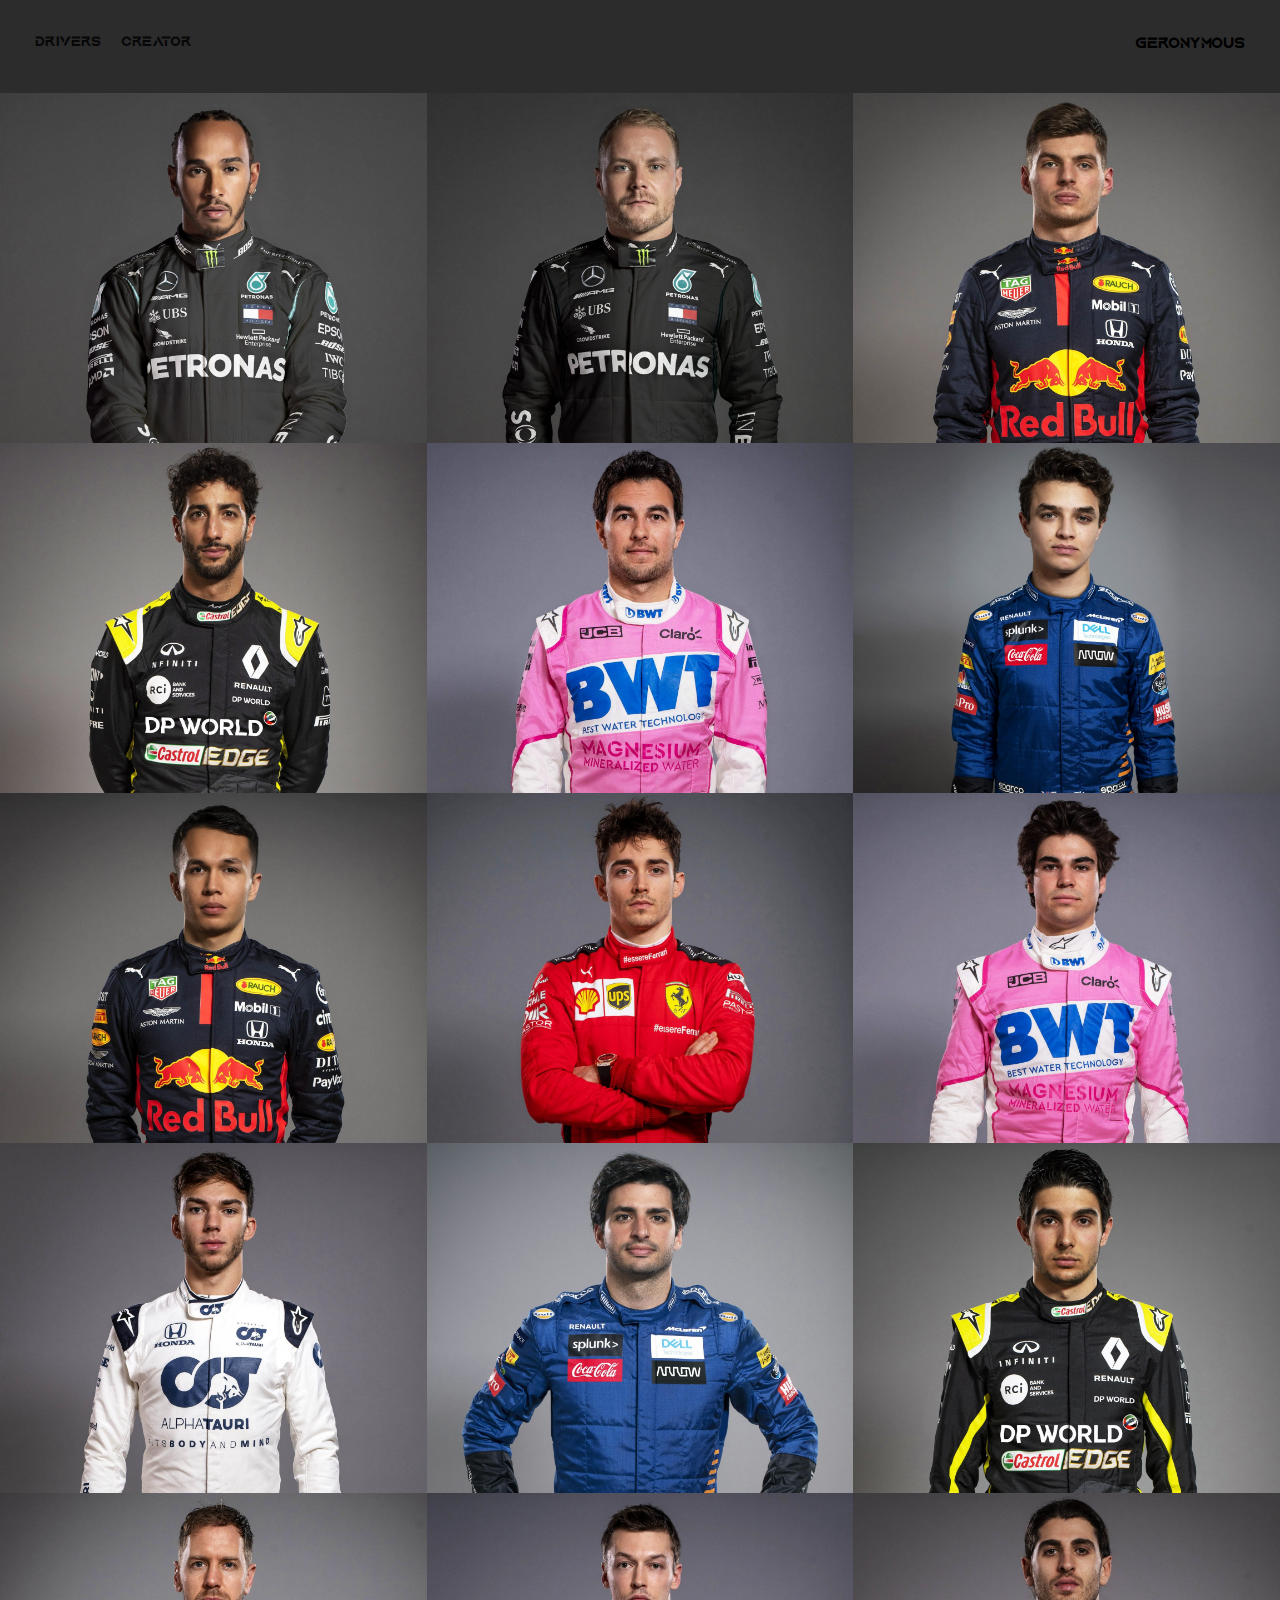
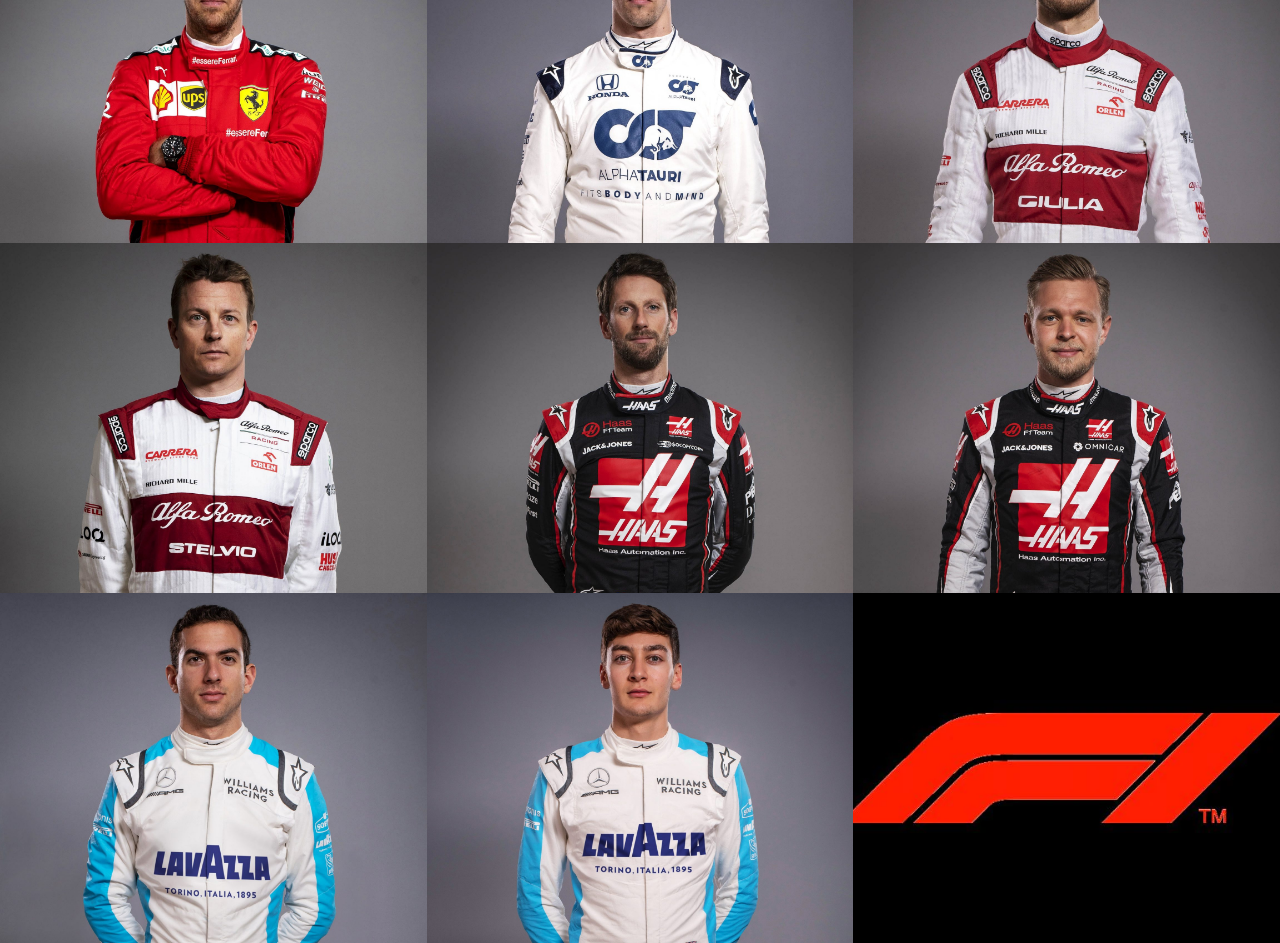
<file: index.html>
<!DOCTYPE html>
<html>
<head>
    <meta charset="utf-8"  />
    <title>F1 DRIVERS</title>
    <link rel="stylesheet" href="styles.css">
</head>
<body>
    <div class="container">
        <div class="nav-wrap">
            <div class="left-side">
                <div class="nav-link">
                    <a href="index.html">DRIVERS</a>
                </div>

                <div class="nav-link">
                    <a href="about.html">CREATOR</a>
                </div>
            </div>

            <div class="right-side">
                <div class="brand">
                    <div>GERONYMOUS</div>
                </div>
            </div>
        </div>

        <div class="content-wrap">
            <div class="grid-items">
                
                <div class="grid-item">
                    <a href="https://www.formula1.com/en/drivers/lewis-hamilton.html" target="_blank">
                        <div class="grid-img-background" style="background-image:url(images/hamilton.jpg);"></div>
                        <div class="wrap">
                            <div class="img-text">
                                LEWIS HAMILTON
                            </div>
                            <div class="car">
                                <img src="images/cars/mercedes.png" width="80%" height="100%">
                            </div>
                        </div>
                    </a>
                </div>

                <div class="grid-item">
                    <a href="https://www.formula1.com/en/drivers/valtteri-bottas.html" target="_blank">
                        <div class="grid-img-background" style="background-image:url(images/bottas.jpg);"></div>
                        <div class="wrap">
                            <div class="img-text">
                                VALTTERI BOTTAS
                            </div>
                            <div class="car">
                                <img src="images/cars/mercedes.png" width="80%" height="100%">
                            </div>
                        </div>
                    </a>
                </div>

                <div class="grid-item">
                    <a href="https://www.formula1.com/en/drivers/max-verstappen.html" target="_blank">
                        <div class="grid-img-background" style="background-image:url(images/verstappen.jpg);"></div>
                        <div class="wrap">
                            <div class="img-text">
                                MAX VERSTAPPEN
                            </div>
                            <div class="car">
                                <img src="images/cars/redbull.png" width="80%" height="100%">
                            </div>
                        </div>
                    </a>
                </div>

                <div class="grid-item">
                    <a href="https://www.formula1.com/en/drivers/daniel-ricciardo.html" target="_blank">
                        <div class="grid-img-background" style="background-image:url(images/ricciardo.jpg);"></div>
                        <div class="wrap">
                            <div class="img-text">
                                DANIEL RICCIARDO
                            </div>
                            <div class="car">
                                <img src="images/cars/renault.png" width="80%" height="100%">
                            </div>
                        </div>
                    </a>
                </div>

                <div class="grid-item">
                    <a href="https://www.formula1.com/en/drivers/sergio-perez.html" target="_blank">
                        <div class="grid-img-background" style="background-image:url(images/perez.jpg);"></div>
                        <div class="wrap">
                            <div class="img-text">
                                SERGIO PEREZ
                            </div>
                            <div class="car">
                                <img src="images/cars/pink.png" width="80%" height="100%">
                            </div>
                        </div>
                    </a>
                </div>

                <div class="grid-item">
                    <a href="https://www.formula1.com/en/drivers/lando-norris.html" target="_blank">
                        <div class="grid-img-background" style="background-image:url(images/norris.jpg);"></div>
                        <div class="wrap">
                            <div class="img-text">
                                LANDO NORRIS
                            </div>
                            <div class="car">
                                <img src="images/cars/mclaren.png" width="80%" height="100%">
                            </div>
                        </div>
                    </a>
                </div>

                <div class="grid-item">
                    <a href="https://www.formula1.com/en/drivers/alexander-albon.html" target="_blank">
                        <div class="grid-img-background" style="background-image:url(images/albon.jpg);"></div>
                        <div class="wrap">
                            <div class="img-text">
                                ALEXANDER ALBON
                            </div>
                            <div class="car">
                                <img src="images/cars/redbull.png" width="80%" height="100%">
                            </div>
                        </div>
                    </a>
                </div>

                <div class="grid-item">
                    <a href="https://www.formula1.com/en/drivers/charles-leclerc.html" target="_blank">
                        <div class="grid-img-background" style="background-image:url(images/leclerc.jpg);"></div>
                        <div class="wrap">
                            <div class="img-text">
                                CHARLES LECLERC
                            </div>
                            <div class="car">
                                <img src="images/cars/ferrari.png" width="80%" height="100%">
                            </div>
                        </div>
                    </a>
                </div>

                <div class="grid-item">
                    <a href="https://www.formula1.com/en/drivers/lance-stroll.html" target="_blank">
                        <div class="grid-img-background" style="background-image:url(images/stroll.jpg);"></div>
                        <div class="wrap">
                            <div class="img-text">
                                LANCE STROLL
                            </div>
                            <div class="car">
                                <img src="images/cars/pink.png" width="80%" height="100%">
                            </div>
                        </div>
                    </a>
                </div>

                <div class="grid-item">
                    <a href="https://www.formula1.com/en/drivers/pierre-gasly.html" target="_blank">
                        <div class="grid-img-background" style="background-image:url(images/gasly.jpg);"></div>
                        <div class="wrap">
                            <div class="img-text">
                                PIERRE GASLY
                            </div>
                            <div class="car">
                                <img src="images/cars/alpha.png" width="80%" height="100%">
                            </div>
                        </div>
                    </a>
                </div>

                <div class="grid-item">
                    <a href="https://www.formula1.com/en/drivers/carlos-sainz.html" target="_blank">
                        <div class="grid-img-background" style="background-image:url(images/sainz.jpg);"></div>
                        <div class="wrap">
                            <div class="img-text">
                                CARLOS SAINZ
                            </div>
                            <div class="car">
                                <img src="images/cars/mclaren.png" width="80%" height="100%">
                            </div>
                        </div>
                    </a>
                </div>

                <div class="grid-item">
                    <a href="https://www.formula1.com/en/drivers/esteban-ocon.html" target="_blank">
                        <div class="grid-img-background" style="background-image:url(images/ocon.jpg);"></div>
                        <div class="wrap">
                            <div class="img-text">
                                ESTEBAN OCON
                            </div>
                            <div class="car">
                                <img src="images/cars/renault.png" width="80%" height="100%">
                            </div>
                        </div>
                    </a>
                </div>

                <div class="grid-item">
                    <a href="https://www.formula1.com/en/drivers/sebastian-vettel.html" target="_blank">
                        <div class="grid-img-background" style="background-image:url(images/vettel.jpg);"></div>
                        <div class="wrap">
                            <div class="img-text">
                                SEBASTIAN VETTEL
                            </div>
                            <div class="car">
                                <img src="images/cars/ferrari.png" width="80%" height="100%">
                            </div>
                        </div>
                    </a>
                </div>

                <div class="grid-item">
                    <a href="https://www.formula1.com/en/drivers/daniil-kvyat.html" target="_blank">
                        <div class="grid-img-background" style="background-image:url(images/kvyat.jpg);"></div>
                        <div class="wrap">
                            <div class="img-text">
                                DANIIL KVYAT
                            </div>
                            <div class="car">
                                <img src="images/cars/alpha.png" width="80%" height="100%">
                            </div>
                        </div>
                    </a>
                </div>

                <div class="grid-item">
                    <a href="https://www.formula1.com/en/drivers/antonio-giovinazzi.html" target="_blank">
                        <div class="grid-img-background" style="background-image:url(images/giovinazzi.jpg);"></div>
                        <div class="wrap">
                            <div class="img-text">
                                ANTONIO GIOVINAZZI
                            </div>
                            <div class="car">
                                <img src="images/cars/alfa romeo.png" width="80%" height="100%">
                            </div>
                        </div>
                    </a>
                </div>

                <div class="grid-item">
                    <a href="https://www.formula1.com/en/drivers/kimi-raikkonen.html" target="_blank">
                        <div class="grid-img-background" style="background-image:url(images/kimi.jpg);"></div>
                        <div class="wrap">
                            <div class="img-text">
                                KIMI RAIKKONEN
                            </div>
                            <div class="car">
                                <img src="images/cars/alfa romeo.png" width="80%" height="100%">
                            </div>
                        </div>
                    </a>
                </div>

                <div class="grid-item">
                    <a href="https://www.formula1.com/en/drivers/romain-grosjean.html" target="_blank">
                        <div class="grid-img-background" style="background-image:url(images/romain.jpg);"></div>
                        <div class="wrap">
                            <div class="img-text">
                                ROMAIN GROSJEAN
                            </div>
                            <div class="car">
                                <img src="images/cars/haas.png" width="80%" height="100%">
                            </div>
                        </div>
                    </a>
                </div>

                <div class="grid-item">
                    <a href="https://www.formula1.com/en/drivers/kevin-magnussen.html" target="_blank">
                        <div class="grid-img-background" style="background-image:url(images/magnussen.jpg);"></div>
                        <div class="wrap">
                            <div class="img-text">
                                KEVIN MAGNUSSEN
                            </div>
                            <div class="car">
                                <img src="images/cars/haas.png" width="80%" height="100%">
                            </div>
                        </div>
                    </a>
                </div>

                <div class="grid-item">
                    <a href="https://www.formula1.com/en/drivers/nicholas-latifi.html" target="_blank">
                        <div class="grid-img-background" style="background-image:url(images/latifi.jpg);"></div>
                        <div class="wrap">
                            <div class="img-text">
                                NICHOLAS LATIFI
                            </div>
                            <div class="car">
                                <img src="images/cars/williams.png" width="80%" height="100%">
                            </div>
                        </div>
                    </a>
                </div>

                <div class="grid-item">
                    <a href="https://www.formula1.com/en/drivers/george-russell.html" target="_blank">
                        <div class="grid-img-background" style="background-image:url(images/russel.jpg);"></div>
                        <div class="wrap">
                            <div class="img-text">
                                GEORGE RUSSELL
                            </div>
                            <div class="car">
                                <img src="images/cars/williams.png" width="80%" height="100%">
                            </div>
                        </div>
                    </a>
                </div>

                <div class="grid-item">
                    <a href="https://www.formula1.com" target="_blank">
                        <div class="grid-img-background1" style="background-image:url(images/cars/f1.webp);">
                        </div>
                    </a>
                </div>

            </div>
        </div>

    </div>
</body>
<script>
    const gridItems = document.querySelectorAll('.grid-item')

    gridItems.forEach(gridItem => {
        gridItem.addEventListener('mouseover', () => {
            gridItem.childNodes[1].childNodes[1].classList.add('img-darken');
        })

        gridItem.addEventListener('mouseout', () => {
            gridItem.childNodes[1].childNodes[1].classList.remove('img-darken');
        })
    })
</script>
</html>
</file>
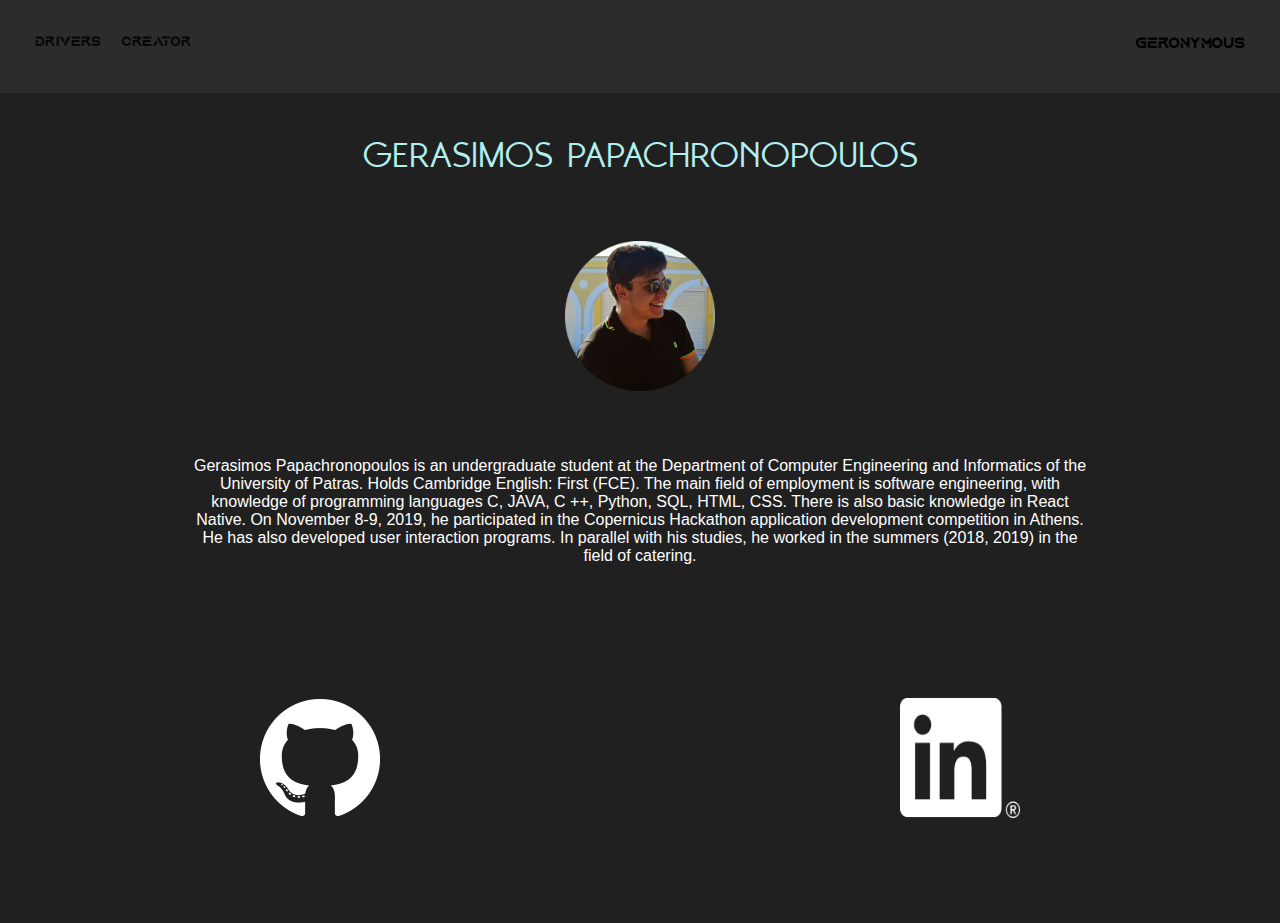
<file: about.html>
<!DOCTYPE html>
<html>
<head>
    <meta charset="utf-8"  />
    <title>F1 DRIVERS</title>
    <link rel="stylesheet" href="styles.css">
</head>
<body>
    <div class="container">
        <div class="nav-wrap">
            <div class="left-side">
                <div class="nav-link">
                    <a href="index.html">DRIVERS</a>
                </div>

                <div class="nav-link">
                    <a href="about.html">CREATOR</a>
                </div>
            </div>

            <div class="right-side">
                <div class="brand">
                    <div>GERONYMOUS</div>
                </div>
            </div>
        </div>

        <div class="cv-wrap" >
            <div class="cv-items">
                <div class="cv-text">
                    <h1 style="text-align:center;">
                        GERASIMOS PAPACHRONOPOULOS
                    </h1>
                    <img src="images/cars/prof.png" width="150" height="150">
                    <p style="text-align:center;">
                        Gerasimos Papachronopoulos is an undergraduate student at the Department of Computer Engineering and Informatics of the University of Patras. Holds Cambridge English: First (FCE). The main field of employment is software engineering, with knowledge of programming languages ​​C, JAVA, C ++, Python, SQL, HTML, CSS. There is also basic knowledge in React Native. On November 8-9, 2019, he participated in the Copernicus Hackathon application development competition in Athens. He has also developed user interaction programs. In parallel with his studies, he worked in the summers (2018, 2019) in the field of catering.
                    </p>
                </div>
                <div class="cv-links">

                    <a href="https://github.com/geras-papax" target="_blank">
                        <div class="cv-link">
                            <img src="images/cars/GitHub-Mark-Light-120px-plus.png">
                        </div>
                    </a>

                    <a href="https://www.linkedin.com/in/gerasimos-papachronopoulos-00a3481a9/" target="_blank">
                        <div class="cv-link">
                            <img src="images/cars/LI-In-Bug.png" width="120px" height="120px">
                        </div>
                    </a>

                </div>
            </div>
        </div>
    </div>
</body>
<script>
    const gridItems = document.querySelectorAll('.grid-item')
</script>
</html>
</file>
<file: styles.css>
/* masterstyles*/
body {
    margin: 0px;
}

.container {
    display: grid;
    grid-template-columns: 1fr;
    background-color: black;
}

@font-face{
    font-family: "aquire";
    src: url('Fonts/AquireBold-8Ma60.otf');
}

@font-face{
    font-family: "moon";
    src: url('Fonts/Moonglade.ttf');
}

/* nav styles*/

.nav-wrap{
    display: flex;
    justify-content: space-between;
    padding: 35px;
    background-color: rgb(44, 44, 44);
    font-family: aquire;
}
.left-side{
    display: flex;
}

.nav-wrap > .left-side > div{
    margin-right: 20px;
    font-size: 0.9em;
}

.nav-link{
    height: 22px;
    border-bottom: 1px solid transparent;
    transition: border-bottom 0.5s;
}

.nav-link a {
    color: #070707;
    text-decoration: none;
    transition: color 0.5s;
}

.nav-link:hover{
    border-bottom: 1px solid rgb(126, 0, 0);
}

.nav-link a:hover{
    color: rgb(150, 0, 0);
}

/* grid styles */

.grid-items a{
    text-decoration: none;
    transition: color 0.5s;
}

.grid-items{
    display: grid;
    grid-template-columns: 1fr 1fr 1fr;
}

.grid-item{
    position: relative;
    font-family: aquire;
}

.grid-img-background{
    height: 350px;
    width: 100%;
    background-size: cover;
    background-position: top;
    background-repeat: no-repeat;
}

.grid-img-background1{
    height: 100%;
    width: 100%;
    background-size: cover;
    background-position: bottom;
    background-repeat: no-repeat;
}

.wrap{
    position: absolute;
    top: 0;
    display: flex;
    flex-direction: column;
    justify-content: center;
    align-items: center;
    height: 100%;
    width: 100%;
    text-align: center;
    
}

.car{
    display: block;
    margin-left: auto;
    margin-right: auto;
    margin-top: 10px;

}

.wrap .img-text{
    transition: 1s;
    color: transparent;
    font-weight: bold;
}

.wrap .car{
    transition: 1s;
    opacity: 0;
}

.wrap:hover .car{
    opacity: 1;
}

.wrap:hover .img-text{
    font-weight: bold;
    color: aliceblue;
    font-size: x-large;
}

.img-darken {
    transition: 1s;
    filter: brightness(10%);
}


/* CREATOR ASSETS*/

.cv-wrap{
    height: auto;
    width: 100%;
    background-color: rgb(32, 32, 32);
    background-size: cover;
    background-position: center;
    background-repeat: no-repeat;
}

.cv-items{
    display: grid;
    grid-template-columns: 1fr;
}

.cv-item{
    position: relative;
}

.cv-text{
    height: 500px;
    width: 100%;
    
}

.cv-text h1{
    font-family: moon;
    color: rgb(178, 240, 240);
    padding-top: 20px;
}

.cv-text p{
    font-family: -apple-system, BlinkMacSystemFont, 'Segoe UI', Roboto, Oxygen, Ubuntu, Cantarell, 'Open Sans', 'Helvetica Neue', sans-serif;
    color: rgb(255, 255, 255);
    margin-left: 15%;
    margin-right: 15%;
    padding-bottom: 30px;
}

.cv-text img{
    display: block;
    margin-left: auto;
    margin-right: auto;
    padding-top: 50px;
    padding-bottom: 50px;
}

.cv-links{
    display: grid;
    grid-template-columns: 1fr 1fr;
    height: 330px;
}
 .cv-links a{
    height: 120px;
    width: 120px;
    display: block;
    margin-left: auto;
    margin-right: auto;
    margin-top: auto;
    margin-bottom: auto;
 }
</file>
